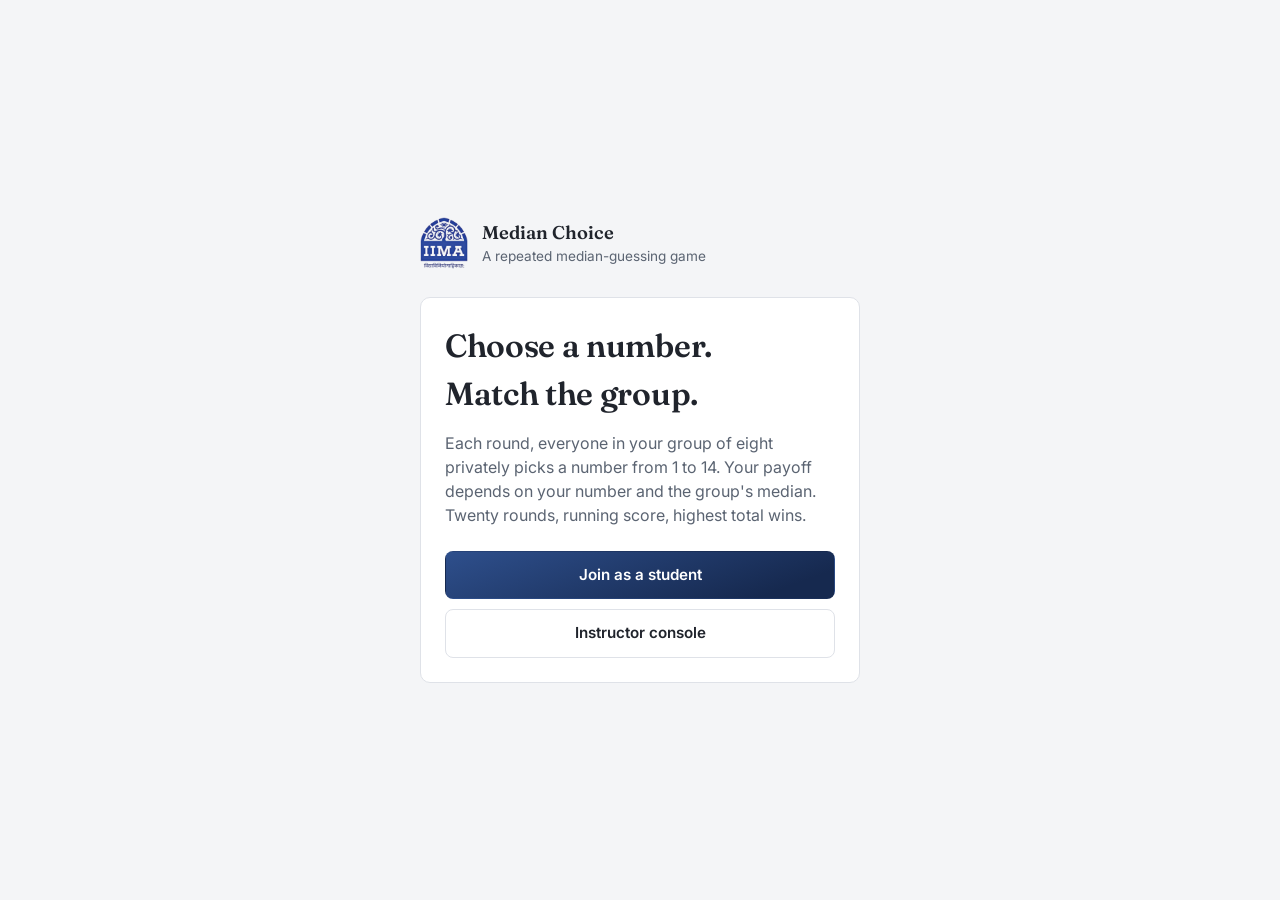
<file: index.html>
<!doctype html>
<html lang="en">
<head>
<meta charset="utf-8" />
<meta name="viewport" content="width=device-width, initial-scale=1, viewport-fit=cover" />
<title>Median Choice</title>
<link rel="stylesheet" href="style.css" />
</head>
<body>
  <div class="page page--center">
    <div class="shell">
      <div class="brand">
        <div class="brand__mark"><img src="iima-logo.png" alt="Indian Institute of Management Ahmedabad" /></div>
        <div>
          <div class="brand__name">Median Choice</div>
          <div class="brand__tag">A repeated median-guessing game</div>
        </div>
      </div>

      <div class="panel">
        <h1>Choose a number.<br/>Match the group.</h1>
        <p>
          Each round, everyone in your group of eight privately picks a number
          from 1 to 14. Your payoff depends on your number and the group's
          median. Twenty rounds, running score, highest total wins.
        </p>

        <div class="btn-row" style="flex-direction:column; margin-top:24px;">
          <a class="btn btn--primary" href="join.html">Join as a student</a>
          <a class="btn btn--ghost" href="admin.html">Instructor console</a>
        </div>
      </div>
    </div>
  </div>
</body>
</html>
</file>
<file: style.css>
@import url('https://fonts.googleapis.com/css2?family=Fraunces:opsz,wght@9..144,400;9..144,500;9..144,600;9..144,700&family=Inter:wght@400;500;600;700&display=swap');

:root {
  --ink: #f4f5f7;
  --panel: #ffffff;
  --panel-raised: #ebedf1;
  --line: #dfe2e8;
  --text: #20242c;
  --text-muted: #5b6472;
  --accent: #2e4f8c;
  --accent-strong: #16294f;
  --positive: #2f7d4f;
  --negative: #a83232;
  --radius: 10px;
  --serif: "Fraunces", Georgia, serif;
  --sans: "Inter", system-ui, sans-serif;
}

* { box-sizing: border-box; }

html, body {
  margin: 0;
  min-height: 100%;
  background: var(--ink);
  color: var(--text);
  font-family: var(--sans);
  font-size: 16px;
  line-height: 1.5;
}

h1, h2, h3 {
  font-family: var(--serif);
  font-weight: 600;
  margin: 0 0 0.4em;
  letter-spacing: -0.01em;
}

h1 { font-size: 2rem; }
h2 { font-size: 1.4rem; }
h3 { font-size: 1.1rem; }

p { color: var(--text-muted); margin: 0 0 1em; max-width: 60ch; }

a { color: var(--accent-strong); }

.num, .tabular {
  font-variant-numeric: tabular-nums;
  font-feature-settings: "tnum" 1;
}

/* ---------- layout ---------- */

.page {
  min-height: 100vh;
  padding: env(safe-area-inset-top, 0px) 20px env(safe-area-inset-bottom, 0px);
  display: flex;
  flex-direction: column;
  align-items: center;
}

.page--center {
  justify-content: center;
}

.shell {
  width: 100%;
  max-width: 440px;
  padding: 40px 0;
}

.shell--wide {
  max-width: 920px;
}

.brand {
  display: flex;
  align-items: center;
  gap: 14px;
  margin-bottom: 28px;
}

.brand__mark {
  display: flex;
  align-items: center;
  justify-content: center;
  flex-shrink: 0;
}

.brand__mark img {
  display: block;
  height: 52px;
  width: auto;
}

.brand__name {
  font-family: var(--serif);
  font-weight: 600;
  font-size: 1.15rem;
}

.brand__tag {
  color: var(--text-muted);
  font-size: 0.85rem;
}

/* ---------- panel / card ---------- */

.panel {
  background: var(--panel);
  border: 1px solid var(--line);
  border-radius: var(--radius);
  padding: 24px;
}

.panel + .panel {
  margin-top: 16px;
}

.panel__header {
  display: flex;
  justify-content: space-between;
  align-items: baseline;
  gap: 12px;
  margin-bottom: 16px;
}

.divider {
  border: none;
  border-top: 1px solid var(--line);
  margin: 18px 0;
}

/* ---------- forms ---------- */

label {
  display: block;
  font-size: 0.85rem;
  color: var(--text-muted);
  margin-bottom: 6px;
}

input[type="text"],
input[type="number"],
input[type="password"],
select {
  width: 100%;
  background: var(--ink);
  border: 1px solid var(--line);
  border-radius: 8px;
  color: var(--text);
  padding: 11px 12px;
  font-size: 1rem;
  font-family: var(--sans);
}

input:focus, select:focus, button:focus-visible, .chip:focus-visible {
  outline: 2px solid var(--accent-strong);
  outline-offset: 2px;
}

.field { margin-bottom: 16px; }
.field-row { display: flex; gap: 12px; }
.field-row > .field { flex: 1; }

.hint { font-size: 0.8rem; color: var(--text-muted); margin-top: 6px; }

/* ---------- buttons ---------- */

button {
  font-family: var(--sans);
  cursor: pointer;
}

.btn {
  display: inline-flex;
  align-items: center;
  justify-content: center;
  gap: 8px;
  border: 1px solid var(--line);
  background: var(--panel-raised);
  color: var(--text);
  padding: 12px 18px;
  border-radius: 8px;
  font-size: 0.95rem;
  font-weight: 600;
  width: 100%;
  text-decoration: none;
  transition: border-color 0.15s ease, transform 0.05s ease;
}

.btn:hover { border-color: var(--accent); }
.btn:active { transform: scale(0.99); }
.btn:disabled { opacity: 0.45; cursor: not-allowed; }

.btn--primary {
  background: linear-gradient(160deg, var(--accent), var(--accent-strong) 85%);
  border-color: transparent;
  color: #ffffff;
}

.btn--primary:hover { border-color: transparent; filter: brightness(1.05); }

.btn--ghost { background: transparent; }
.btn--danger { border-color: var(--negative); color: var(--negative); background: transparent; }
.btn--small { width: auto; padding: 7px 12px; font-size: 0.82rem; }

.btn-row { display: flex; gap: 10px; }
.btn-row .btn { width: auto; flex: 1; }

/* ---------- number chip picker ---------- */

.chip-grid {
  display: grid;
  grid-template-columns: repeat(7, 1fr);
  gap: 8px;
  margin: 20px 0;
}

.chip {
  aspect-ratio: 1;
  display: flex;
  align-items: center;
  justify-content: center;
  border-radius: 8px;
  border: 1px solid var(--line);
  background: var(--panel-raised);
  color: var(--text);
  font-family: var(--serif);
  font-size: 1.15rem;
  font-weight: 500;
  transition: all 0.12s ease;
}

.chip:hover { border-color: var(--accent); }

.chip:disabled {
  opacity: 0.35;
  cursor: not-allowed;
}

.chip.is-selected {
  background: var(--accent);
  border-color: var(--accent);
  color: #ffffff;
  font-weight: 700;
  transform: scale(1.04);
}

/* ---------- stat rows (results) ---------- */

.stat-row {
  display: flex;
  justify-content: space-between;
  align-items: baseline;
  padding: 10px 0;
  border-bottom: 1px solid var(--line);
}

.stat-row:last-of-type { border-bottom: none; }

.stat-row__label { color: var(--text-muted); font-size: 0.9rem; }

.stat-row__value {
  font-family: var(--serif);
  font-size: 1.3rem;
}

.stat-row__value--big { font-size: 1.9rem; }

.positive { color: var(--positive); }
.negative { color: var(--negative); }

/* ---------- badges / status ---------- */

.badge {
  display: inline-flex;
  align-items: center;
  gap: 6px;
  font-size: 0.78rem;
  padding: 3px 9px;
  border-radius: 999px;
  border: 1px solid var(--line);
  color: var(--text-muted);
}

.dot { width: 7px; height: 7px; border-radius: 50%; background: var(--text-muted); }
.dot--live { background: var(--positive); }
.dot--wait { background: var(--accent); }
.dot--done { background: var(--text-muted); }

/* ---------- admin group board ---------- */

.board {
  display: grid;
  grid-template-columns: repeat(auto-fill, minmax(240px, 1fr));
  gap: 14px;
}

.group-card {
  background: var(--panel-raised);
  border: 1px solid var(--line);
  border-radius: var(--radius);
  padding: 16px;
}

.group-card__title { display: flex; justify-content: space-between; align-items: center; margin-bottom: 10px; }
.group-card__title h3 { margin: 0; }

.member-list { list-style: none; margin: 10px 0; padding: 0; font-size: 0.85rem; }
.member-list li { display: flex; justify-content: space-between; padding: 3px 0; color: var(--text-muted); }
.member-list li.submitted { color: var(--text); }

/* ---------- data table (payoff editor / leaderboard) ---------- */

table.grid-table {
  border-collapse: collapse;
  width: 100%;
  font-size: 0.82rem;
}

table.grid-table th, table.grid-table td {
  border: 1px solid var(--line);
  padding: 4px;
  text-align: center;
}

table.grid-table th { color: var(--text-muted); font-weight: 500; background: var(--panel-raised); }

table.grid-table input[type="number"] {
  width: 100%;
  padding: 4px;
  text-align: center;
  font-size: 0.8rem;
  border: none;
  background: transparent;
}

.table-scroll { overflow-x: auto; padding-bottom: 4px; }

table.leaderboard { width: 100%; border-collapse: collapse; }
table.leaderboard th { text-align: left; color: var(--text-muted); font-weight: 500; font-size: 0.8rem; padding: 8px 10px; border-bottom: 1px solid var(--line); }
table.leaderboard td { padding: 9px 10px; border-bottom: 1px solid var(--line); font-size: 0.92rem; }
table.leaderboard tr:last-child td { border-bottom: none; }

/* ---------- misc ---------- */

.center-note {
  text-align: center;
  color: var(--text-muted);
  padding: 40px 20px;
}

.spinner {
  width: 22px; height: 22px;
  border: 2.5px solid var(--line);
  border-top-color: var(--accent);
  border-radius: 50%;
  animation: spin 0.7s linear infinite;
  margin: 0 auto;
}

@keyframes spin { to { transform: rotate(360deg); } }

#toast {
  position: fixed;
  left: 50%;
  bottom: 24px;
  transform: translate(-50%, 12px);
  background: var(--panel-raised);
  border: 1px solid var(--line);
  color: var(--text);
  padding: 11px 18px;
  border-radius: 8px;
  font-size: 0.88rem;
  opacity: 0;
  pointer-events: none;
  transition: all 0.2s ease;
  z-index: 100;
  max-width: 90vw;
}

#toast[data-kind="error"] { border-color: var(--negative); }
#toast.toast--visible { opacity: 1; transform: translate(-50%, 0); }

.code-display {
  font-family: var(--serif);
  font-size: 2.1rem;
  letter-spacing: 0.06em;
  color: var(--accent-strong);
}

.copy-row { display: flex; align-items: center; gap: 10px; }

.topnav {
  width: 100%;
  margin-bottom: 18px;
}

.topnav a {
  color: var(--text-muted);
  font-size: 0.85rem;
  text-decoration: none;
}

.topnav a:hover { color: var(--accent-strong); }

.gate-overlay {
  position: fixed;
  inset: 0;
  background: var(--ink);
  display: flex;
  align-items: center;
  justify-content: center;
  padding: 20px;
  z-index: 500;
}

.gate-panel {
  max-width: 380px;
  width: 100%;
}

@media (max-width: 480px) {
  .chip-grid { grid-template-columns: repeat(5, 1fr); }
  h1 { font-size: 1.6rem; }
}
</file>
